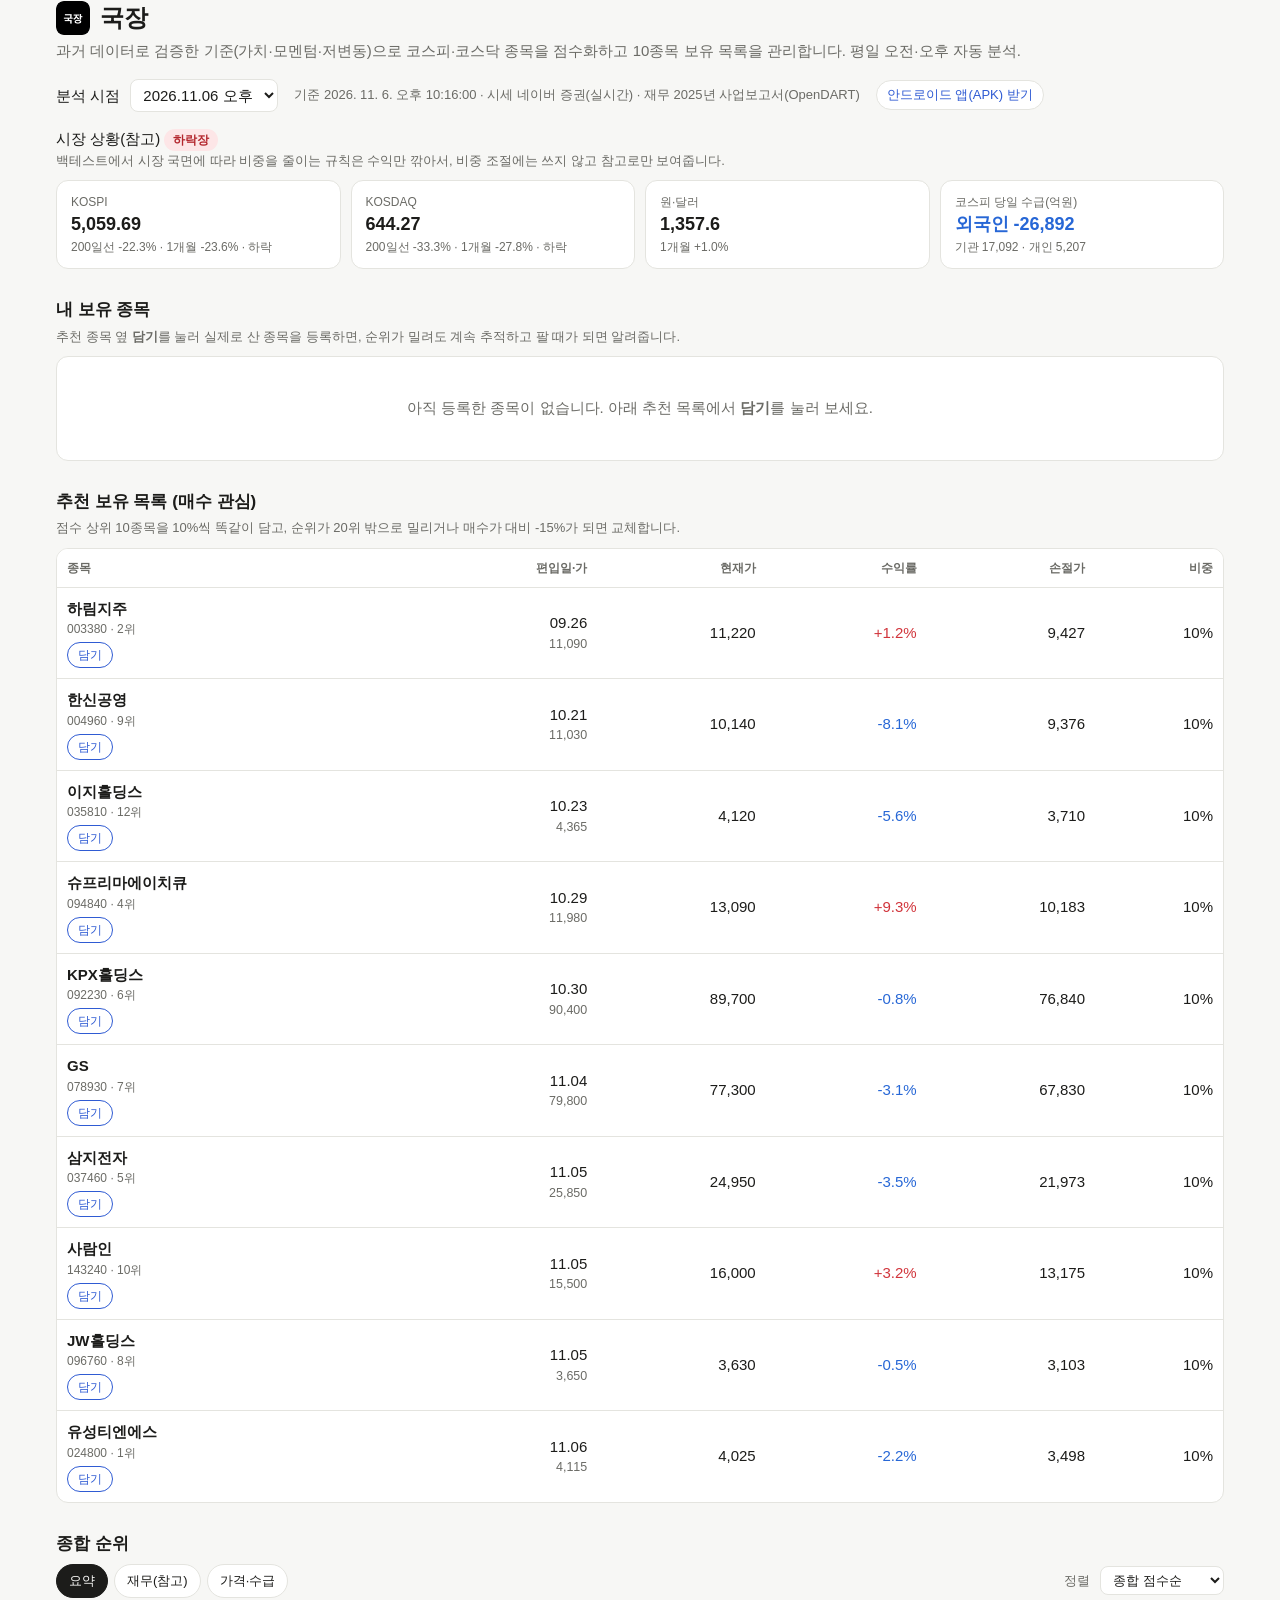
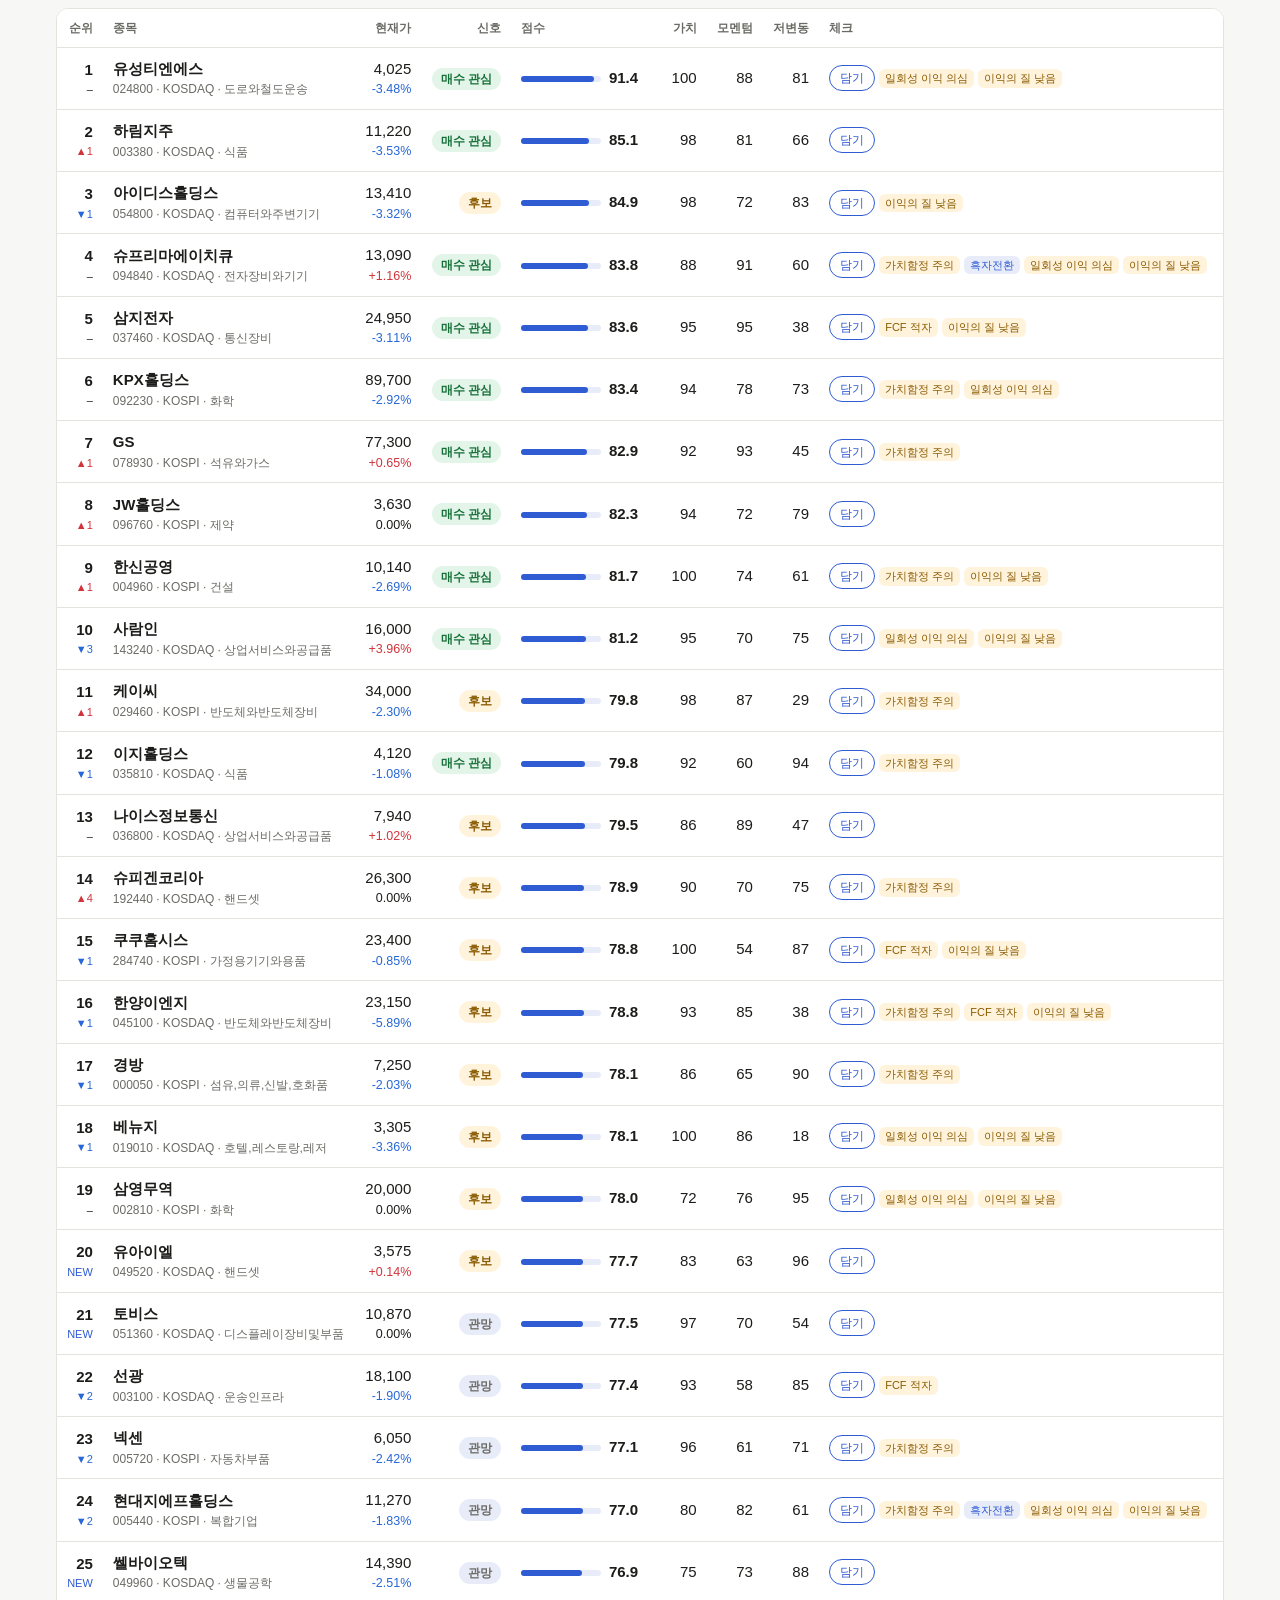
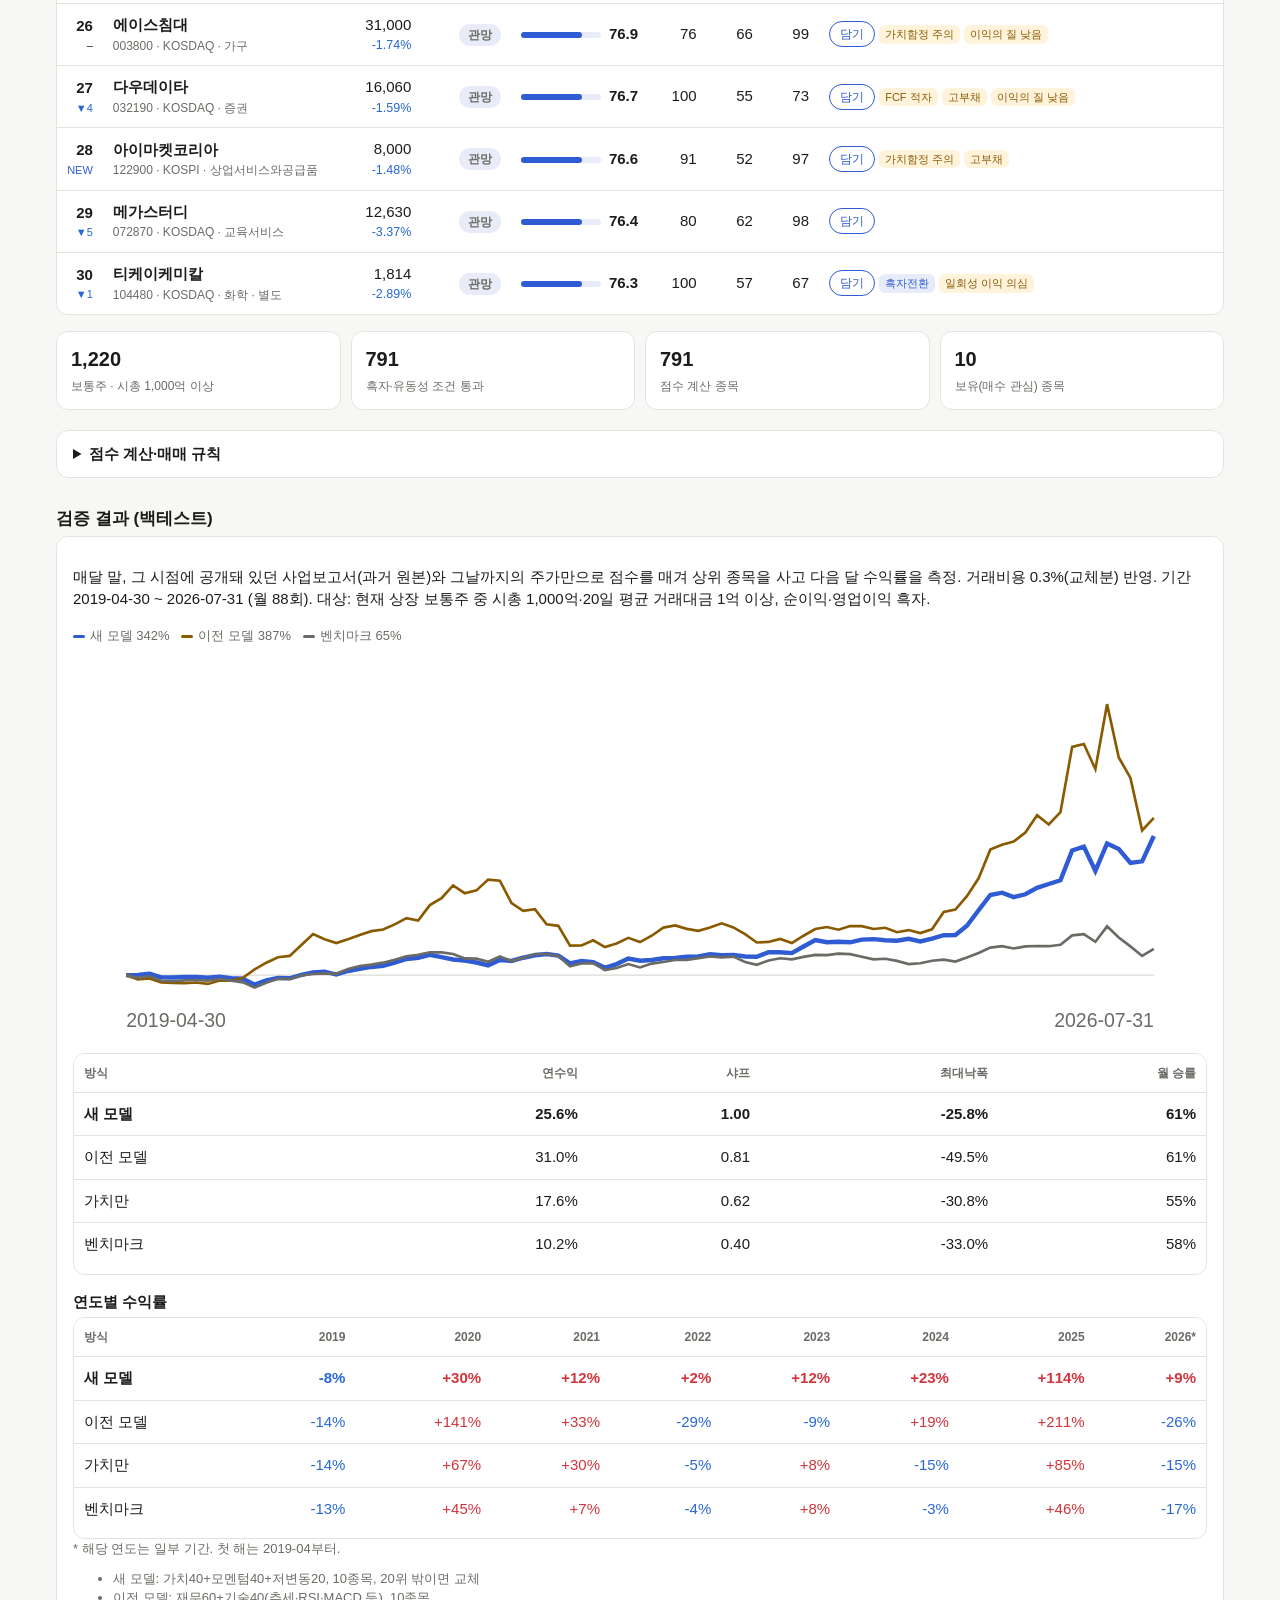
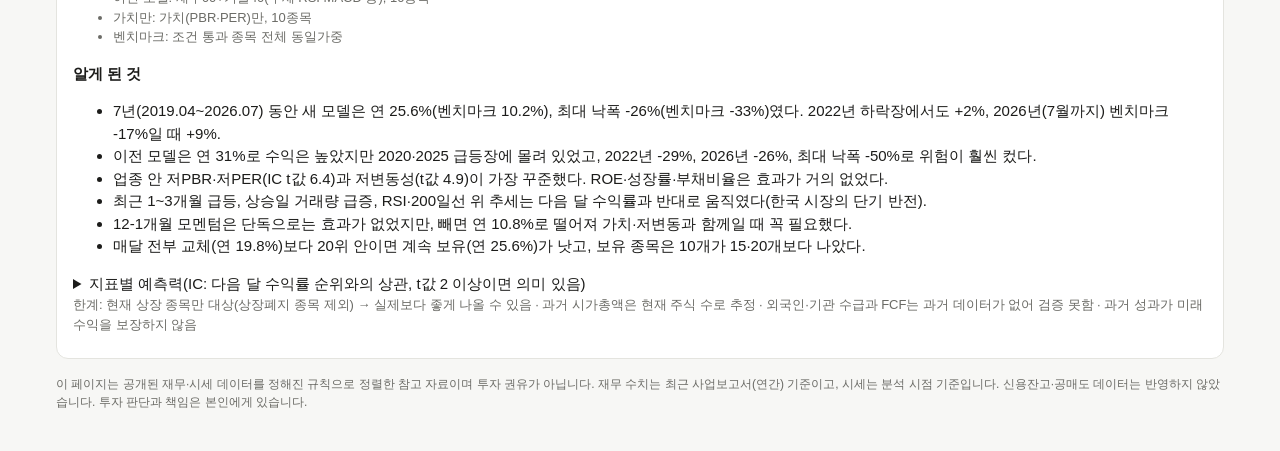
<file: index.html>
<!doctype html>
<html lang="ko">
<head>
<meta charset="utf-8">
<meta name="viewport" content="width=device-width, initial-scale=1">
<title>국장</title>
<meta name="theme-color" content="#000000">
<meta name="apple-mobile-web-app-capable" content="yes">
<meta name="mobile-web-app-capable" content="yes">
<meta name="apple-mobile-web-app-title" content="국장">
<meta name="apple-mobile-web-app-status-bar-style" content="black">
<link rel="manifest" href="manifest.json">
<link rel="icon" type="image/png" href="favicon.png">
<link rel="apple-touch-icon" href="apple-touch-icon.png">
<link rel="stylesheet" href="style.css">
</head>
<body>
<header class="wrap">
  <h1><img src="favicon.png" alt="" class="logo">국장</h1>
  <p class="sub">과거 데이터로 검증한 기준(가치·모멘텀·저변동)으로 코스피·코스닥 종목을 점수화하고 10종목 보유 목록을 관리합니다. 평일 오전·오후 자동 분석.</p>
  <div class="bar">
    <label>분석 시점
      <select id="run"></select>
    </label>
    <span id="meta" class="meta"></span>
    <a id="apk" class="apk" href="josangwon-stock.apk" download>안드로이드 앱(APK) 받기</a>
  </div>
</header>

<main class="wrap">
  <section id="regime" class="regime"></section>

  <h2>내 보유 종목</h2>
  <p class="hint">추천 종목 옆 <b>담기</b>를 눌러 실제로 산 종목을 등록하면, 순위가 밀려도 계속 추적하고 팔 때가 되면 알려줍니다.</p>
  <section id="mine"></section>

  <h2>추천 보유 목록 (매수 관심)</h2>
  <p class="hint" id="portfolio-hint"></p>
  <section id="portfolio"></section>

  <h2>종합 순위</h2>
  <div class="tabs" role="tablist">
    <button type="button" data-view="summary" class="on">요약</button>
    <button type="button" data-view="fund">재무(참고)</button>
    <button type="button" data-view="tech">가격·수급</button>
    <label class="sort">정렬
      <select id="sort">
        <option value="score">종합 점수순</option>
        <option value="buy">매수 관심 우선</option>
      </select>
    </label>
  </div>
  <div class="table-scroll">
    <table id="table">
      <thead></thead>
      <tbody></tbody>
    </table>
  </div>
  <section id="summary" class="stats"></section>

  <details class="method">
    <summary>점수 계산·매매 규칙</summary>
    <div id="method"></div>
  </details>

  <h2>검증 결과 (백테스트)</h2>
  <section id="backtest" class="card pad"></section>

  <p class="disclaimer">
    이 페이지는 공개된 재무·시세 데이터를 정해진 규칙으로 정렬한 참고 자료이며 투자 권유가 아닙니다.
    재무 수치는 최근 사업보고서(연간) 기준이고, 시세는 분석 시점 기준입니다. 신용잔고·공매도 데이터는 반영하지 않았습니다.
    투자 판단과 책임은 본인에게 있습니다.
  </p>
</main>
<script src="app.js"></script>
</body>
</html>
</file>
<file: style.css>
:root {
  --bg: #f7f7f5;
  --card: #ffffff;
  --text: #1c1c1a;
  --muted: #6b6b66;
  --line: #e4e4df;
  --accent: #2f5bd3;
  --up: #d1343b;   /* 한국 관례: 상승 빨강 */
  --down: #2767d6; /* 하락 파랑 */
  --bar: #2f5bd3;
  --bar-bg: #e8ecf8;
  --warn-bg: #fff3dc;
  --warn: #8a5a00;
}
@media (prefers-color-scheme: dark) {
  :root {
    --bg: #151514;
    --card: #1e1e1c;
    --text: #ececea;
    --muted: #9a9a94;
    --line: #2f2f2c;
    --accent: #7d9df0;
    --up: #ff6b70;
    --down: #6fa0ff;
    --bar: #7d9df0;
    --bar-bg: #2a3150;
    --warn-bg: #3a2e14;
    --warn: #f2c46b;
  }
}

* { box-sizing: border-box; }
body {
  margin: 0;
  background: var(--bg);
  color: var(--text);
  font: 15px/1.5 -apple-system, BlinkMacSystemFont, "Apple SD Gothic Neo", "Pretendard", "Malgun Gothic", sans-serif;
  -webkit-font-smoothing: antialiased;
}
.wrap { max-width: 1200px; margin: 0 auto; padding: 0 16px; }
header { padding-top: 28px; }
h1 { font-size: 24px; margin: 0 0 4px; letter-spacing: -0.02em; }
.sub { margin: 0 0 16px; color: var(--muted); }
.bar { display: flex; flex-wrap: wrap; gap: 8px 16px; align-items: center; margin-bottom: 16px; }
select {
  margin-left: 6px; padding: 6px 8px; font: inherit;
  color: var(--text); background: var(--card); border: 1px solid var(--line); border-radius: 8px;
}
.meta { color: var(--muted); font-size: 13px; }

.stats { display: grid; grid-template-columns: repeat(auto-fit, minmax(150px, 1fr)); gap: 10px; margin-bottom: 16px; }
.stat { background: var(--card); border: 1px solid var(--line); border-radius: 12px; padding: 12px 14px; }
.stat b { display: block; font-size: 20px; font-variant-numeric: tabular-nums; }
.stat span { color: var(--muted); font-size: 12px; }

.table-scroll { overflow-x: auto; background: var(--card); border: 1px solid var(--line); border-radius: 12px; }
table { width: 100%; border-collapse: collapse; font-variant-numeric: tabular-nums; }
th, td { padding: 10px 10px; text-align: right; white-space: nowrap; border-bottom: 1px solid var(--line); }
th { font-size: 12px; color: var(--muted); font-weight: 600; position: sticky; top: 0; background: var(--card); }
tr:last-child td { border-bottom: 0; }
.left { text-align: left; }
td.name a { color: var(--text); font-weight: 600; text-decoration: none; }
td.name a:hover { color: var(--accent); }
td.name small { display: block; color: var(--muted); font-size: 12px; font-weight: 400; }
.up { color: var(--up); }
.down { color: var(--down); }
.rank { font-weight: 700; }
.rank small { display: block; font-size: 11px; font-weight: 500; }
.new { color: var(--accent); }
.score { min-width: 150px; }
.score .track { display: inline-block; vertical-align: middle; width: 80px; height: 6px; border-radius: 3px; background: var(--bar-bg); margin-right: 8px; }
.score .fill { display: block; height: 100%; border-radius: 3px; background: var(--bar); }
.flag { display: inline-block; margin: 2px 4px 0 0; padding: 1px 6px; border-radius: 6px; font-size: 11px; background: var(--warn-bg); color: var(--warn); }
.flag.good { background: var(--bar-bg); color: var(--accent); }

.method { margin: 20px 0; background: var(--card); border: 1px solid var(--line); border-radius: 12px; padding: 12px 16px; }
.method summary { cursor: pointer; font-weight: 600; }
.method li { margin: 4px 0; }
.disclaimer { color: var(--muted); font-size: 12px; margin: 16px 0 40px; }
.empty { padding: 40px 16px; text-align: center; color: var(--muted); }

@media (max-width: 640px) {
  h1 { font-size: 20px; }
  th, td { padding: 8px 8px; font-size: 13px; }
  td.name { position: sticky; left: 0; background: var(--card); }
}

/* ---- 조상원 주식: 국면·포트폴리오·탭·신호 ---- */
h1 { display: flex; align-items: center; gap: 10px; }
.logo { width: 34px; height: 34px; border-radius: 8px; }
h2 { font-size: 17px; margin: 28px 0 4px; }
h3 { font-size: 15px; margin: 16px 0 4px; }
.hint { color: var(--muted); font-size: 13px; margin: 0 0 10px; }
.block { display: block; }
.muted { color: var(--muted); }
.card { background: var(--card); border: 1px solid var(--line); border-radius: 12px; }

.regime { margin-bottom: 8px; }
.regime-head { margin-bottom: 10px; }
.regime-head .big { font-size: 18px; font-weight: 700; margin-left: 6px; vertical-align: middle; }
.regime .stat b { font-size: 18px; }
.regime .stat > span { display: block; }
.warn { color: var(--warn); font-style: normal; }

.chip { display: inline-block; padding: 2px 9px; border-radius: 999px; font-size: 12px; font-weight: 700; white-space: nowrap; }
.chip.buy { background: #e3f5e8; color: #17703a; }
.chip.wait { background: var(--bar-bg); color: var(--muted); }
.chip.hot { background: var(--warn-bg); color: var(--warn); }
.chip.broken { background: #fde6e7; color: #b3262d; }
@media (prefers-color-scheme: dark) {
  .chip.buy { background: #173a24; color: #7fdc9e; }
  .chip.broken { background: #45191b; color: #ff9da1; }
}

.tabs { display: flex; gap: 6px; margin: 8px 0 10px; }
.tabs button {
  font: inherit; font-size: 13px; padding: 6px 12px; border-radius: 999px; cursor: pointer;
  border: 1px solid var(--line); background: var(--card); color: var(--text);
}
.tabs button.on { background: var(--text); color: var(--bg); border-color: var(--text); }
tr.total td { font-weight: 600; }
#summary { margin-top: 16px; }
@media (max-width: 640px) {
  .score .track { width: 40px; margin-right: 6px; }
  .score { min-width: 0; }
}
.apk { font-size: 13px; color: var(--accent); text-decoration: none; border: 1px solid var(--line); border-radius: 999px; padding: 4px 10px; background: var(--card); }
.apk[hidden] { display: none; }
.tabs { align-items: center; flex-wrap: wrap; }
.tabs .sort { margin-left: auto; font-size: 13px; color: var(--muted); }
.tabs .sort select { padding: 5px 8px; font-size: 13px; }
.pad { padding: 14px 16px; }
.events { margin: 6px 0 0; padding-left: 18px; }
.events li { margin: 4px 0; font-size: 14px; }
.chart { width: 100%; height: auto; display: block; margin: 6px 0 12px; }
.chart .axis { font-size: 11px; fill: var(--muted); }
.legend { display: flex; flex-wrap: wrap; gap: 12px; font-size: 13px; color: var(--muted); }
.legend i { display: inline-block; width: 12px; height: 3px; border-radius: 2px; margin-right: 5px; vertical-align: middle; }
.ic-grid { display: grid; grid-template-columns: repeat(auto-fit, minmax(260px, 1fr)); gap: 12px; margin-top: 8px; }
.ic-grid table td { padding: 4px 8px; }
#backtest table { margin-bottom: 8px; }
button.add, button.del {
  font: inherit; font-size: 12px; padding: 3px 10px; border-radius: 999px; cursor: pointer;
  border: 1px solid var(--accent); background: transparent; color: var(--accent); white-space: nowrap;
}
button.del { border-color: var(--line); color: var(--muted); }
td.name button.add, td.name .chip { margin-top: 4px; }
td.name .status { margin-top: 4px; white-space: normal; }
td.name .status small { display: inline; }
.sheet-bg { position: fixed; inset: 0; background: rgba(0,0,0,.5); display: flex; align-items: flex-end; justify-content: center; z-index: 50; padding: 16px; }
.sheet { width: 100%; max-width: 420px; padding: 16px; box-shadow: 0 8px 30px rgba(0,0,0,.3); }
.sheet h3 { margin-top: 0; }
.sheet label { display: block; margin: 10px 0; font-size: 14px; color: var(--muted); }
.sheet input { display: block; width: 100%; margin-top: 4px; padding: 10px; font: inherit; font-size: 16px;
  color: var(--text); background: var(--bg); border: 1px solid var(--line); border-radius: 8px; }
.sheet .err { color: var(--up); }
.sheet-btns { display: flex; gap: 8px; margin-top: 12px; }
.sheet-btns button { flex: 1; padding: 10px; font: inherit; border-radius: 10px; cursor: pointer; border: 1px solid var(--line); background: var(--card); color: var(--text); }
.sheet-btns .ok { background: var(--accent); border-color: var(--accent); color: #fff; font-weight: 600; }
</file>
